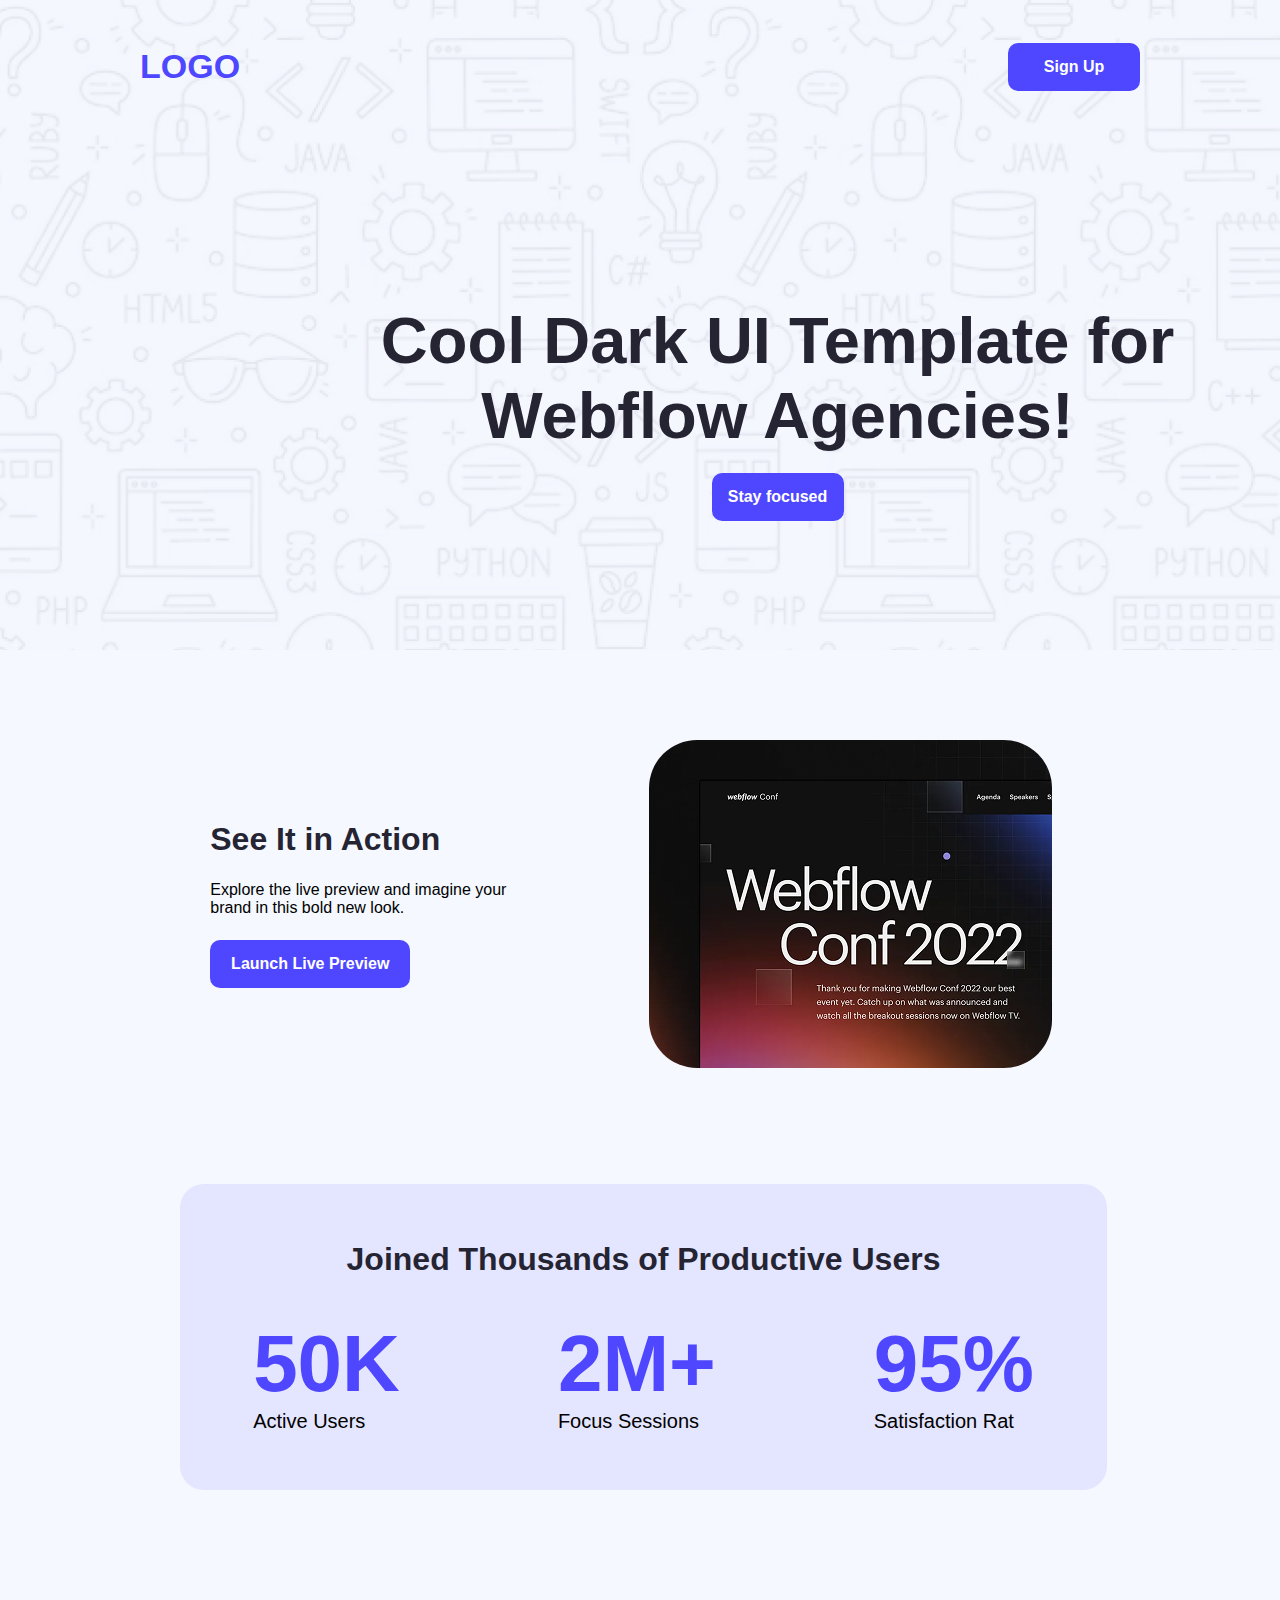
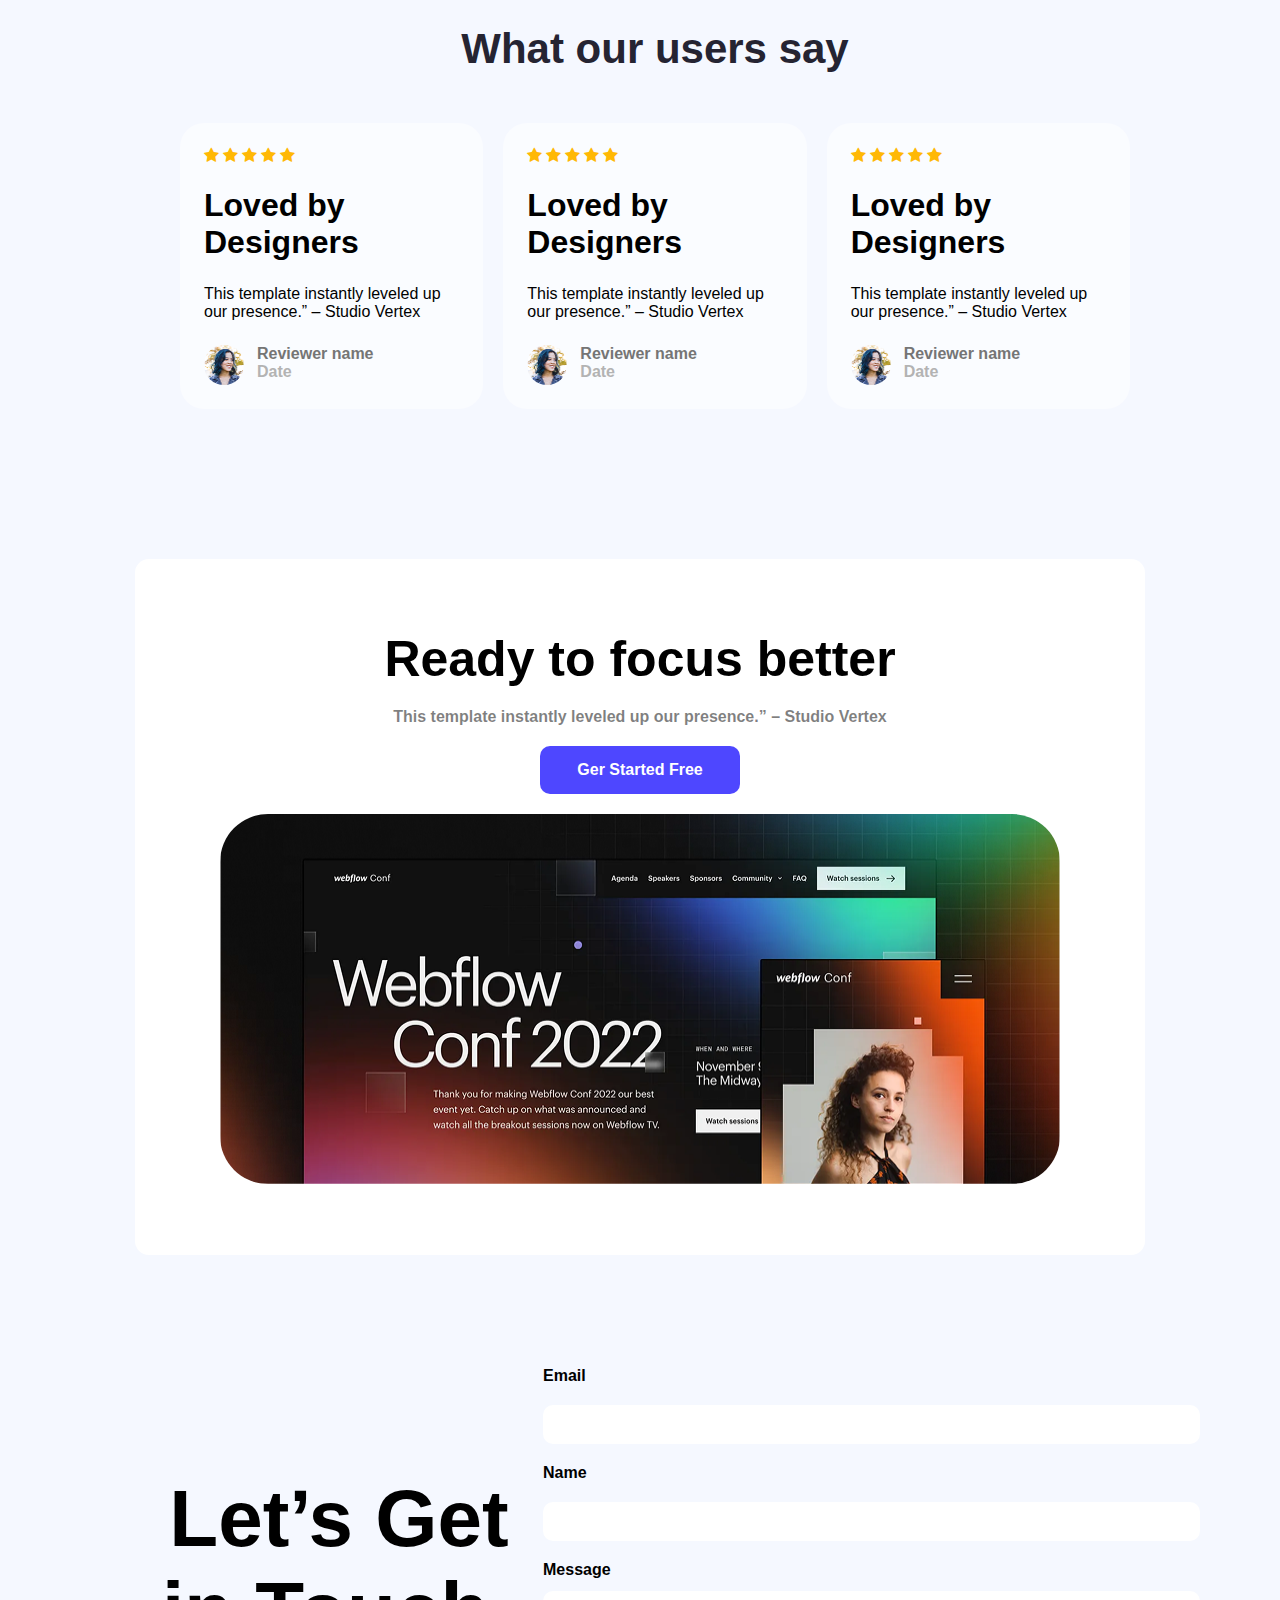
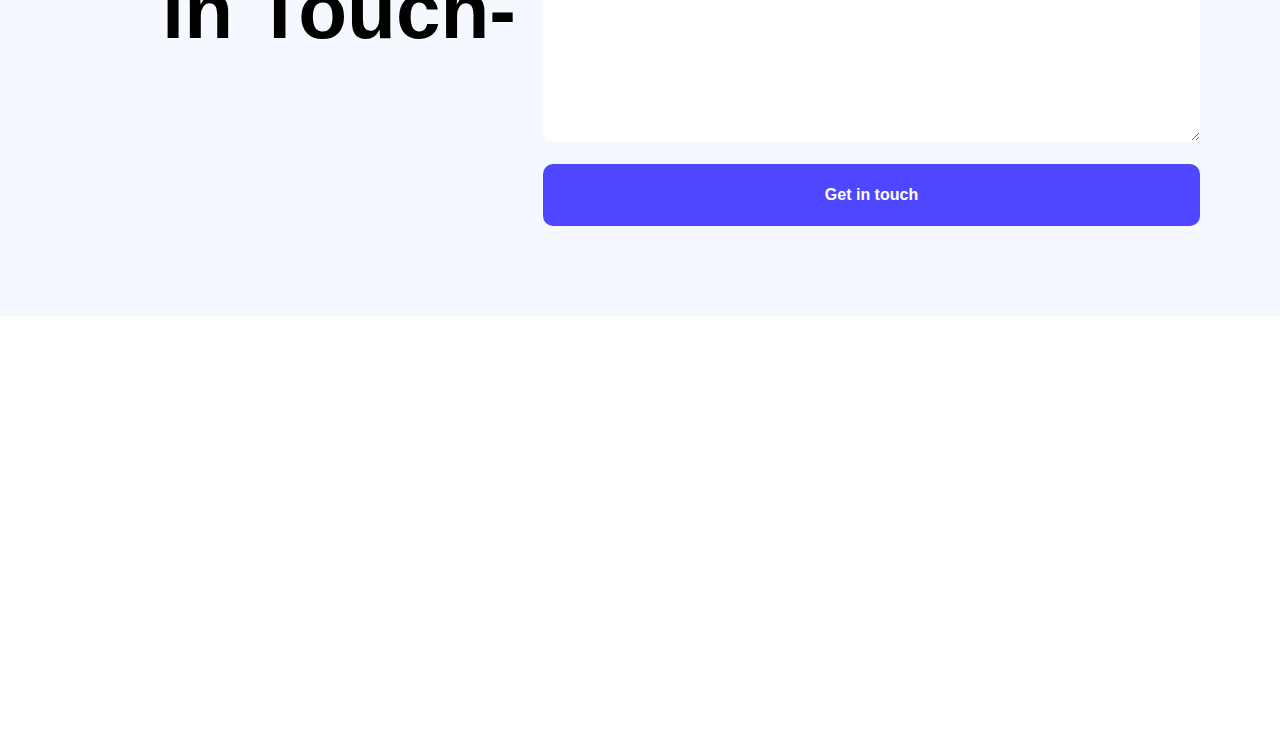
<file: index.html>
<!DOCTYPE html>
<html lang="en">

<head>
    <meta charset="UTF-8">
    <meta name="viewport" content="width=device-width, initial-scale=1.0">
    <link rel="stylesheet" href="style/landing-launchpad.css">
    <link rel="stylesheet" href="https://cdnjs.cloudflare.com/ajax/libs/font-awesome/4.7.0/css/font-awesome.min.css">
    <title>landing page</title>
</head>

<body class="open-sans-normal">
    <header>
        <nav>
            <div class="logo primary-color">
                LOGO
            </div>

            <button class="btn-primary">Sign Up</button>


        </nav>
        <section class="banner-section">
            <h1 class="banner-tittle secondary-color">Cool Dark UI Template for Webflow Agencies!</h1>
            <button class="btn-primary">Stay focused</button>
        </section>
    </header>
    <main>
        <section class="action-section">
            <div class="about-content">
                <h1 class="about-tittle secondary-color">See It in Action</h1>
                <p class="about-describtion">Explore the live preview and imagine your brand in this bold new look.</p>
                <div class="btn-about">
                    <button class="btn-second">Launch Live Preview</button>
                </div>

            </div>
            <img src="Assets/wc-mini.png" alt="">

        </section>
        <section class="productive-users-section">
            <h1 class="productive-users-section-tittle secondary-color">
                Joined Thousands of Productive Users
            </h1>
            <div class="user-iteam">
                <div class="user-iteam-1 ">
                    <h1 class="user-count primary-color">50K</h1>
                    <div class="user-active">
                        Active Users
                    </div>
                </div>
                <div class="user-iteam-2">
                    <h1 class="user-count primary-color">2M+</h1>
                    <div class="user-active">
                        Focus Sessions
                    </div>
                </div>
                <div class="user-iteam-3">
                    <h1 class="user-count primary-color">95%</h1>
                    <div class="user-active">
                        Satisfaction Rat
                    </div>
                </div>
            </div>

        </section>
        <section class="user-feedback-section">
            <h1 class="feedback-tittle secondary-color text-center">What our users say</h1>
            <div class="user-card">
                <div class="user-item">
                    <div class="staricon">
                        <span class="fa fa-star checked"></span>
                        <span class="fa fa-star checked"></span>
                        <span class="fa fa-star checked"></span>
                        <span class="fa fa-star checked"></span>
                        <span class="fa fa-star checked"></span>
                    </div>
                    <h1 class="user-item-tittle">Loved by Designers</h1>
                    <p class="user-item-describtion">This template instantly leveled up our presence.” – Studio Vertex
                    </p>
                    <div class="user-item-content">
                        <img src="Assets/avatar.png" alt="">
                        <div class="user-infor">
                            <p class="name">Reviewer name</p>
                            <p class="date">Date</p>
                        </div>

                    </div>
                </div>
                <div class="user-item">
                    <div class="staricon">
                        <span class="fa fa-star checked"></span>
                        <span class="fa fa-star checked"></span>
                        <span class="fa fa-star checked"></span>
                        <span class="fa fa-star checked"></span>
                        <span class="fa fa-star checked"></span>
                    </div>
                    <h1 class="user-item-tittle">Loved by Designers</h1>
                    <p class="user-item-describtion">This template instantly leveled up our presence.” – Studio Vertex
                    </p>
                    <div class="user-item-content">
                        <img src="Assets/avatar.png" alt="">
                        <div class="user-infor">
                            <p class="name">Reviewer name</p>
                            <p class="date">Date</p>
                        </div>

                    </div>
                </div>
                <div class="user-item">
                    <div class="staricon">
                        <span class="fa fa-star checked"></span>
                        <span class="fa fa-star checked"></span>
                        <span class="fa fa-star checked"></span>
                        <span class="fa fa-star checked"></span>
                        <span class="fa fa-star checked"></span>
                    </div>
                    <h1 class="user-item-tittle">Loved by Designers</h1>
                    <p class="user-item-describtion">This template instantly leveled up our presence.” – Studio Vertex
                    </p>
                    <div class="user-item-content">
                        <img src="Assets/avatar.png" alt="">
                        <div class="user-infor">
                            <p class="name">Reviewer name</p>
                            <p class="date">Date</p>
                        </div>

                    </div>
                </div>
            </div>

            </div>


        </section>
        <section class="focus-section">
            <h1 class="focus-section-tittle">
                Ready to focus better
            </h1>
            <p class="focus-section-describion">This template instantly leveled up our presence.” – Studio Vertex</p>
            <button class="btn-second">Ger Started Free</button>
            <img src="Assets/wc-big.png" alt="">

        </section>
        <section class="touch-section">
            <h1 class="touch-section-heading">Let’s Get in Touch-</h1>
     
                <form>
                    <label for="email">Email</label><br>
                    <input type="email" id="email"><br>
                    <label for="name">Name</label><br>
                    <input type="text" id="name"><br>
                    <label for="message">Message</label><br>

                    <textarea id="message" name="essage" rows="10" cols="50">
                </textarea>
                    <button class="btn-submit" type="submit">Get in touch</button>

                </form>


           




        </section>

    </main>
    <footer>
        
    </footer>

</body>

</html>
</file>
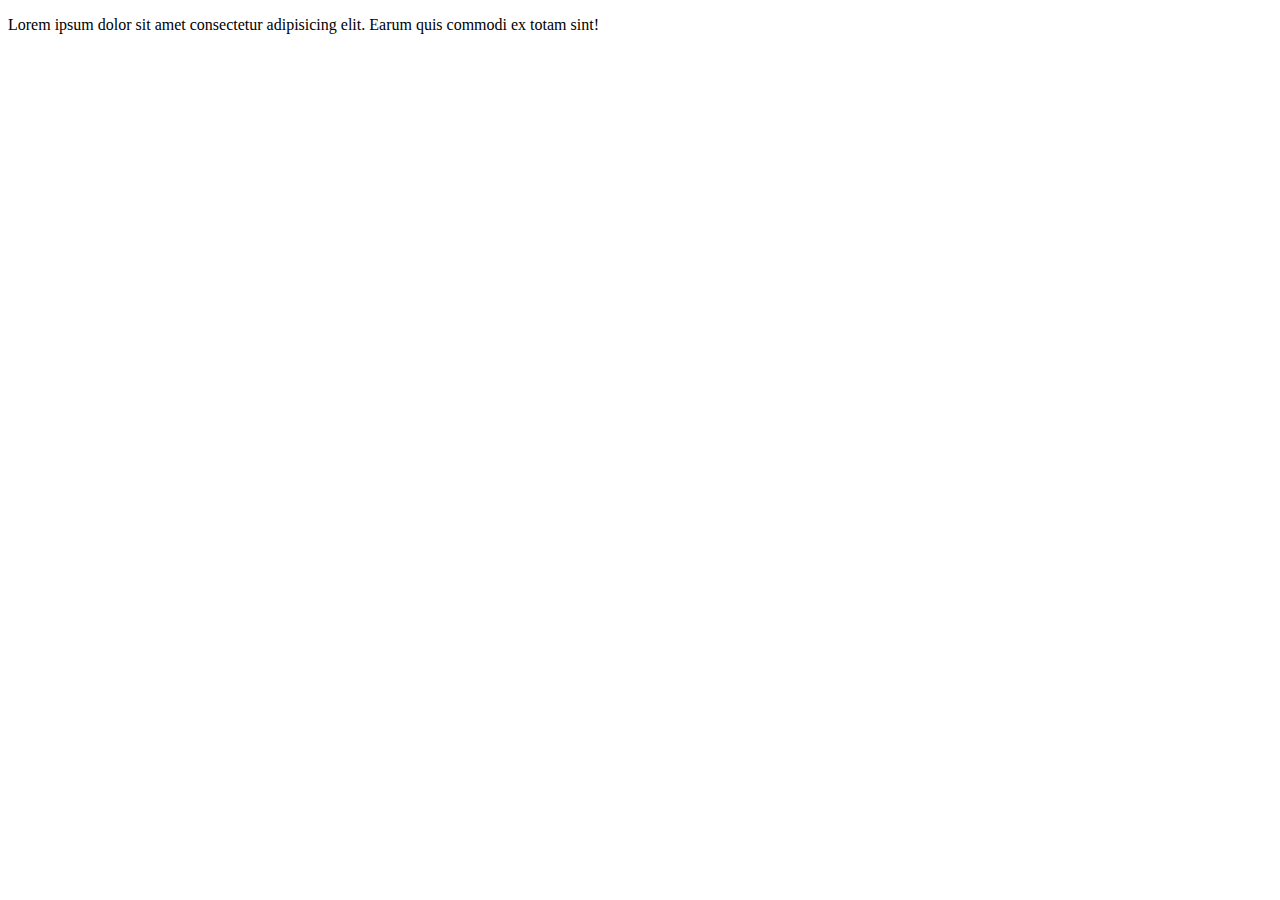
<file: home.html>
<!DOCTYPE html>
<html lang="en">
<head>
    <meta charset="UTF-8">
    <meta name="viewport" content="width=device-width, initial-scale=1.0">
    <title>Document</title>
</head>
<body>
    <p>Lorem ipsum dolor sit amet consectetur adipisicing elit. Earum quis commodi ex totam sint!</p>
    
</body>
</html>
</file>
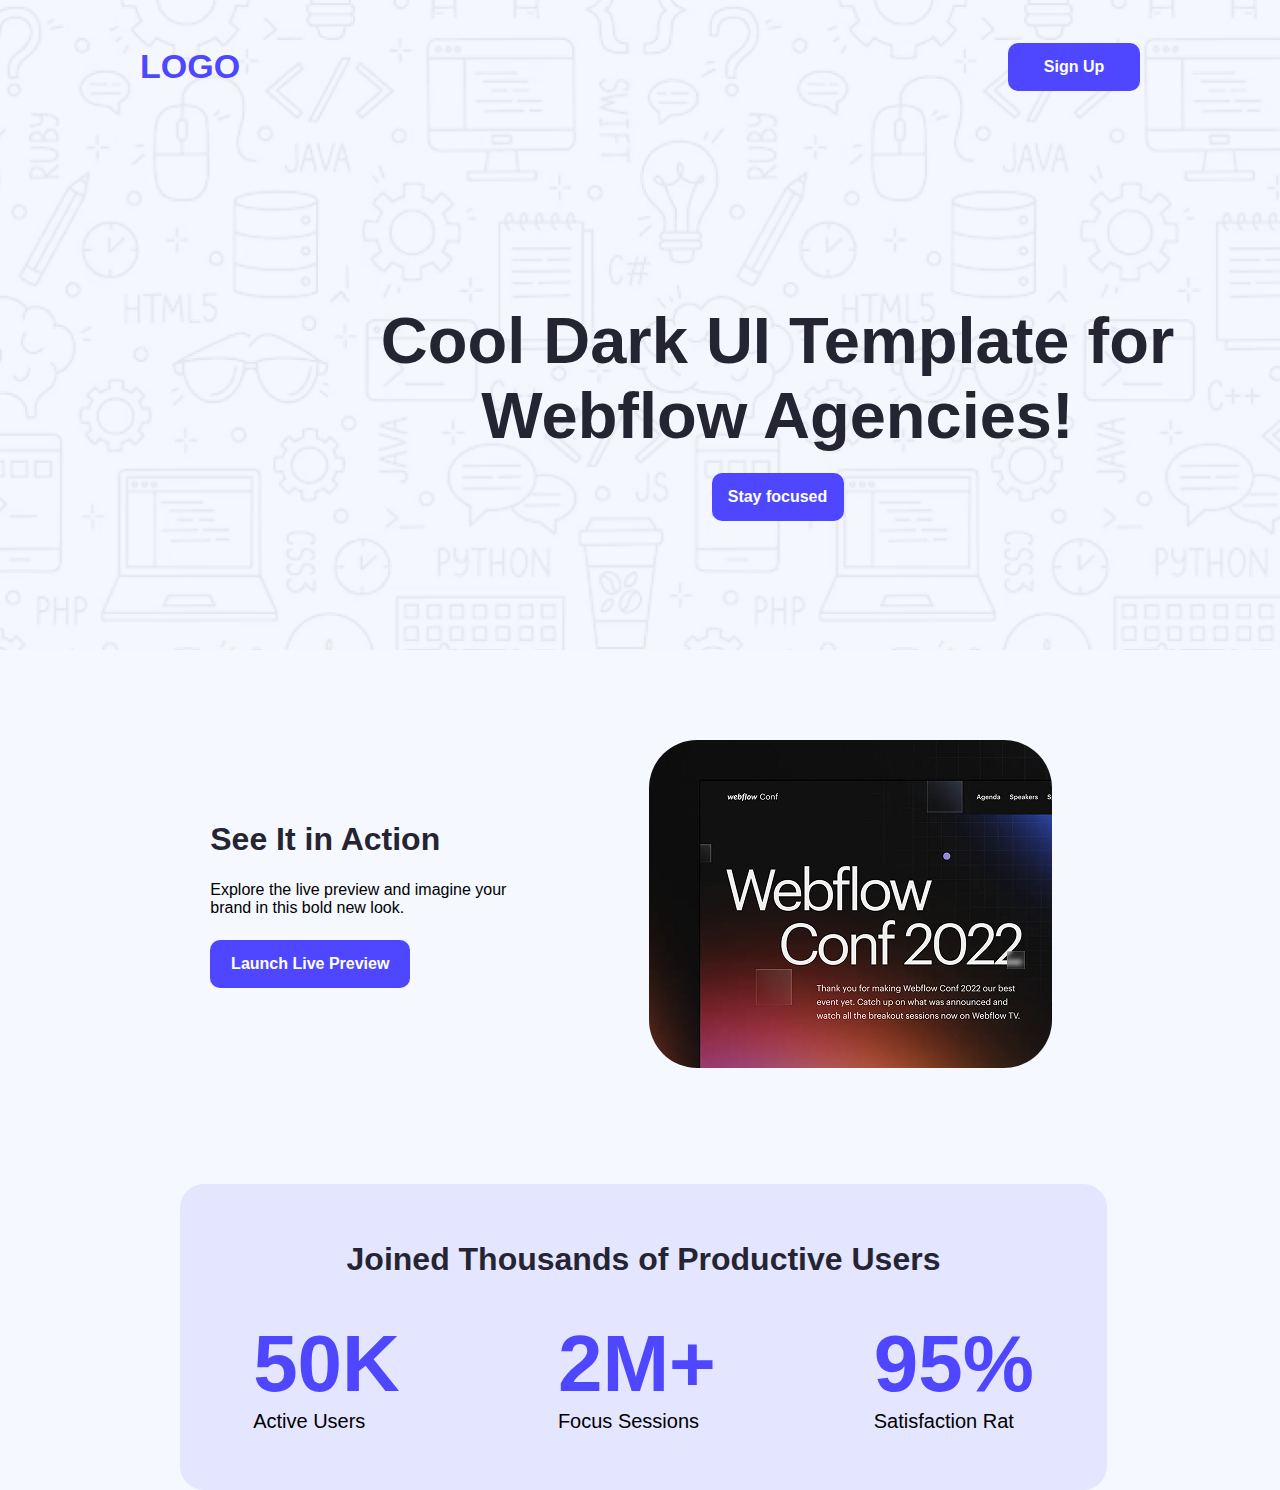
<file: landing-launchpad.html>
<!DOCTYPE html>
<html lang="en">

<head>
    <meta charset="UTF-8">
    <meta name="viewport" content="width=device-width, initial-scale=1.0">
    <link rel="stylesheet" href="style/landing-launchpad.css">
    <title>landing page</title>
</head>

<body class="open-sans-normal">
    <header>
        <nav>
            <div class="logo primary-color">
                LOGO
            </div>

            <button class="btn-primary">Sign Up</button>


        </nav>
        <section class="banner-section">
            <h1 class="banner-tittle secondary-color">Cool Dark UI Template for Webflow Agencies!</h1>
            <button class="btn-primary">Stay focused</button>
        </section>
    </header>
    <main>
        <section class="action-section">
            <div class="about-content">
                <h1 class="about-tittle secondary-color">See It in Action</h1>
                <p class="about-describtion">Explore the live preview and imagine your brand in this bold new look.</p>
                <div class="btn-about">
                    <button class="btn-second">Launch Live Preview</button>
                </div>
 
           </div>    
           <img src="Assets/wc-mini.png" alt="">

        </section>
        <section class="productive-users-section">
            <h1 class="productive-users-section-tittle secondary-color">
                Joined Thousands of Productive Users
            </h1>
            <div class="user-iteam">
                <div class="user-iteam-1 ">
                    <h1 class="user-count primary-color">50K</h1>
                     <div class="user-active">
                        Active Users
                    </div>
                </div>
                <div class="user-iteam-2">
                    <h1 class="user-count primary-color">2M+</h1>
                    <div class="user-active">
                          Focus Sessions
                    </div>
                </div>
                <div class="user-iteam-3">
                    <h1 class="user-count primary-color">95%</h1>
                    <div class="user-active">
                         Satisfaction Rat
                    </div>
                </div>
            </div>

        </section>
    </main>

</body>

</html>
</file>
<file: style/landing-launchpad.css>
.open-sans-normal {
  font-family: "Open Sans", sans-serif;
  font-optical-sizing: auto;
  font-weight: bolder;
  font-style: normal;
  font-variation-settings:
    "wdth" 100;
}
*{
    margin: 0;
    padding: 0;
    box-sizing: border-box;
}
body{
    height: 100%;
    background-color: #F5F8FF;
}
/*shared resoures*/
.primary-color{
    color:#4E47FF;
}
.secondary-color{
    color: #252432;
}
header{
    background-image: url(../hero-bg.png);
    background-repeat: no-repeat;
    background-position: center;
    background-size: cover;
    height: 650px;
   
    
}
.btn-primary{
    width: 132px;
    height: 48px;
    color:  #ffffff;
    border-radius: 10px;
    border: none;
    background-color: #4E47FF;
    font-weight: bold;
    cursor: pointer;
    font-size: 16px;
    text-align: center;
}

nav{
    
    display: flex;
    align-items: center;
    justify-content: space-between;
    margin: 0 140px;
    height: 133px;
}
.logo{
    font-size: 34px;
    font-weight: bolder;
}
.logo2{
    font-size: 100px;
    font-weight: bolder;
}
.banner-section{
    display: flex;
    flex-direction: column;
    align-items: center;
    justify-content: center;
    width: 995px;
    text-align: center;
    margin: 170px 280px;
}
.banner-tittle{
    font-weight: bold;
    font-size: 65px;
    padding-bottom: 20px;
}
.action-section{
    display: flex;
    background-color: #F5F8FF;
    margin: 90px 159px 116px 141px;
    justify-content: space-around;
    align-items: center;
}
.about-content{
    width: 300px;
    display: flex;
    flex-direction: column;
    gap: 23px;
}
.btn-second{
    width: 200px;
     height: 48px;
    color:  #ffffff;
    border-radius: 10px;
    border: none;
    background-color: #4E47FF;
    font-weight: bold;
    cursor: pointer;
    font-size: 16px;
    text-align: center;
}
   
  


.about-tittle{
    font-size: 32px;
    font-weight: bold;
}
.about-describtion, .user-item-describtion{
    font-weight: 400;
    font-size: 16px;
}
.action-section img{
    border-radius: 48px;
}
.productive-users-section{
    max-width: 1140px;
    height: 306px;
    display: flex;
    flex-direction: column;
    align-items: center;
    justify-content: center;
    background-color:rgba(78, 71, 255, 0.1);
    margin: 63px 173px 0px 180px;
    gap: 40px;
     border-radius: 24px;
}
.productive-users-section-tittle {
    font-weight: bold;
}
.text-center{
    text-align: center;
}
/*user section*/
.user-feedback-section{
    margin: 135px 150px 0 180px;
 
}
.user-card{
    padding-top: 50px;
    display: flex;
    gap: 20px;
}
.user-iteam{
    display: flex;
    gap: 158px;
   
}
.user-iteam  .user-count{
      font-size: 80px;
      font-weight: bold;
}
.user-iteam .user-active{
    font-weight: 400;
    font-size: 20px;
}
.checked {
  color: #FFB805
}
.user-item{
    width: 367px;
    height: 243;
    background-color: rgba(255, 255, 255, 0.5);
    display: flex;
    flex-direction: column;
    gap: 24px;
    padding: 24px;
    border-radius: 24px;

}
.user-item  .staricon{
    display: flex;
    gap: 4px;
}
.user-item .user-item-content{
    display: flex;
    gap: 13px;
}
.user-item .user-item-content img{
    height: 40px;
    width: 40px;
    border-radius: 50%;
}
.user-item .user-item-content .name{
    color: rgba(117, 117, 117, 1);
    font-size:16px ;
}
.user-item .user-item-content .date{
    color: rgba(179, 179, 179, 1);
    font-size:16px ;
}
.user-feedback-section .feedback-tittle{
    font-size: 42px;
    color:#252432 ;
    font-weight: bold;
}
.focus-section{
    margin: 150px 135px 0 135px;
    background-color: white;
    display: flex;
    align-items: center;
    flex-direction: column;
    padding: 71px 150px;
    gap: 20px;
    border-radius: 14px;
    

}
.focus-section-tittle{
    font-size: 50px;
    color:black;
    font-weight: bold;
}
.focus-section-describion{
    color:rgba(0, 0, 0, 0.5);
}
.focus-section img{
    height:370px;
    width: 840px;
    border-radius: 48px;
}
.touch-section{
    margin: 100px 135px 0 135px;
    display: flex;
    justify-content: space-between;
    align-items: center;

}
.touch-section .touch-section-heading{
    font-size: 80px;
    font-weight: bold;
    text-align: center;
    margin-bottom: 70px;
}
form {
    width: 20%;;
    height: 490px;

    margin-right: 400px;
    border-radius: 10px;

}

textarea {
    width: 657px;
    margin-bottom: 19px  ;
    border-radius: 10px;
    border: none;
}

form .btn-submit {
    width: 657px;
    height: 62px;
    color: #ffffff;
    border-radius: 10px;
    border: none;
    background-color: #4E47FF;
    font-weight: bold;
    cursor: pointer;
    font-size: 16px;
    text-align: center;
}
input[type=text],input[type=email] {
  width: 657px;
  padding: 12px 20px;
  margin: 8px 0;
  box-sizing: border-box;
  border-radius: 10px;
  border: none;
}
label {
  padding: 12px 12px 12px 0;
  display: inline-block;
}
footer{
    margin-top: 71px;
    width: 100%;
    height: 428px;
    background-color: white;
    display: flex;
    flex-direction: column;
    align-items: center;
    justify-content: center;
    gap: 20px;
}
footer p{
    color: #8987A1;
    
}
footer li a{
    color: #8987A1;
    
}
footer ul{
    margin-top: 20px;
    margin-bottom: 20px;
    display: flex;
    list-style: none;
    gap: 40px;
}
footer ul a{
    text-decoration: none;

}
</file>
